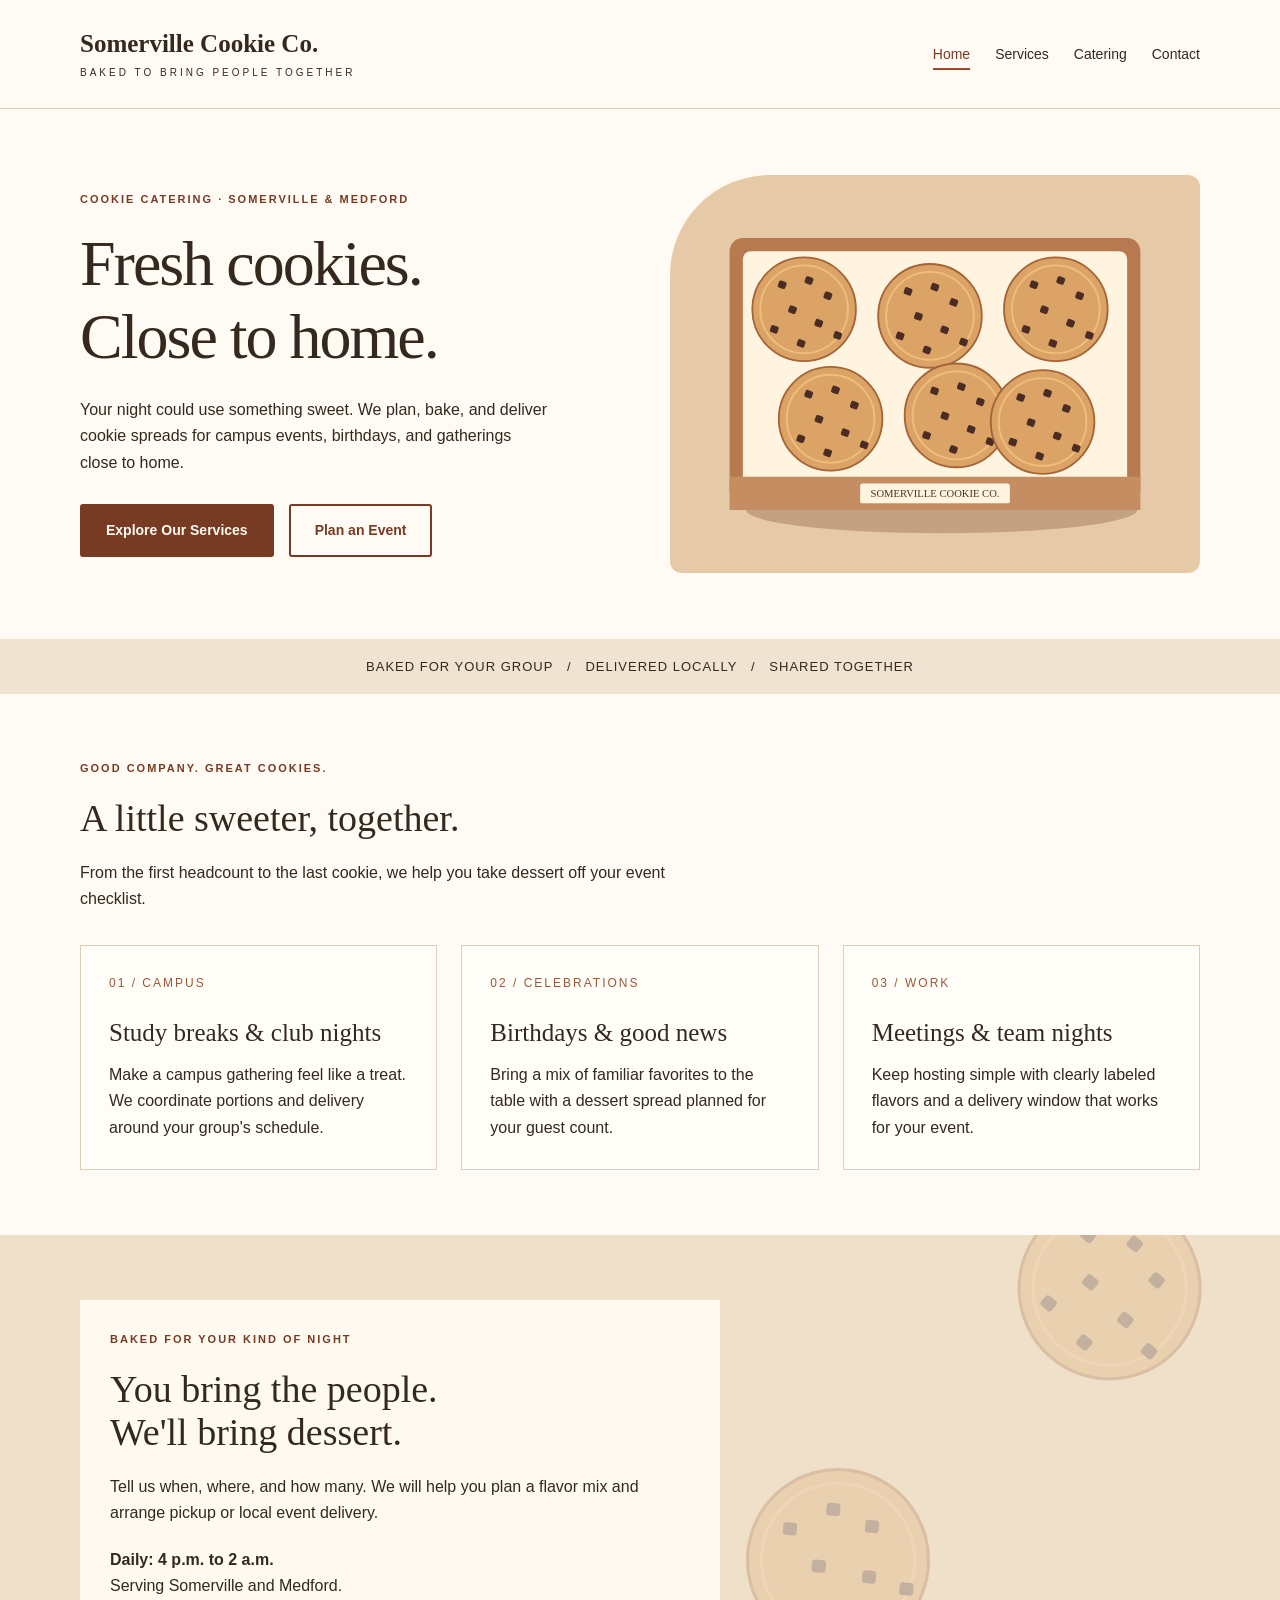
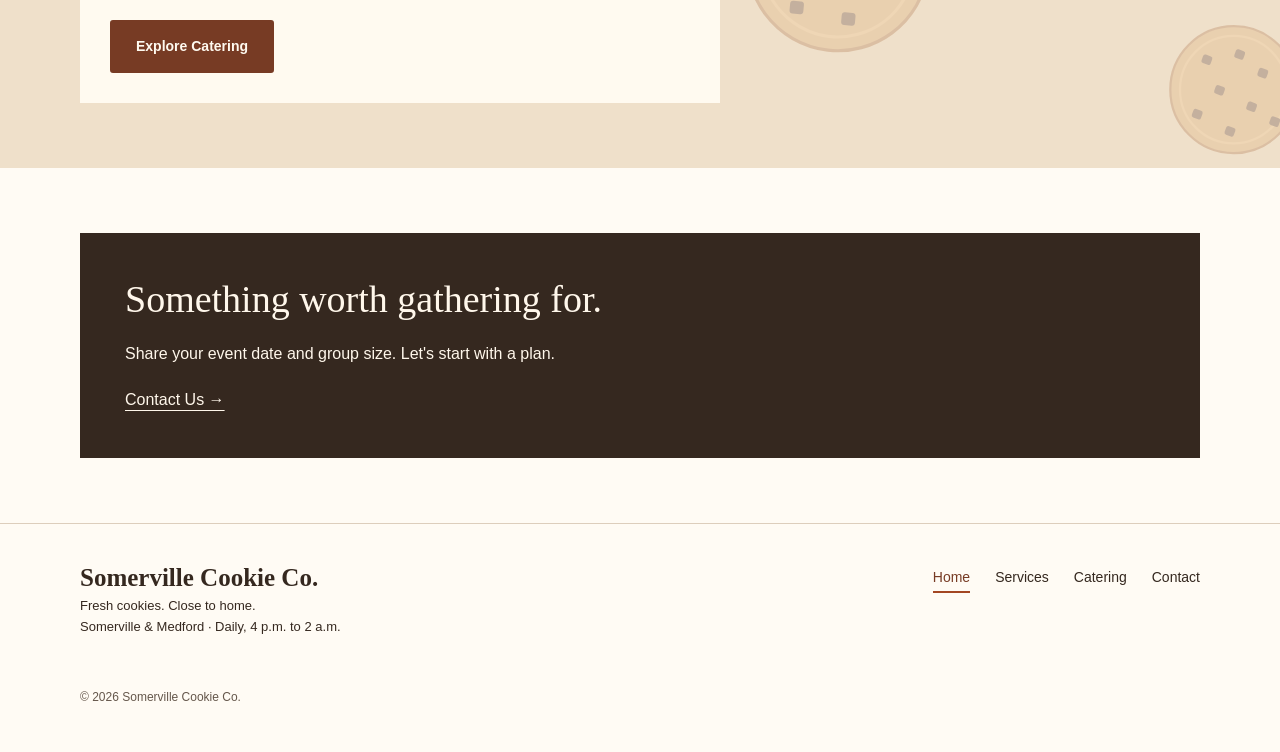
<file: index.html>
<!DOCTYPE html>
<html lang="en">
    <head>
        <meta charset="utf-8">
        <meta name="viewport" content="width=device-width, initial-scale=1">
        <meta name="description" content="Somerville Cookie Co. offers cookie catering and event delivery in Somerville and Medford.">
        <title>Home | Somerville Cookie Co.</title>
        <link rel="stylesheet" href="styles.css">
        <style>
            .night-section {
                background-color: #efe0ca;
                background-image: url('images/cookie-pattern.svg');
                background-position: right center;
                background-repeat: no-repeat;
                background-size: auto 100%;
            }

            .night-section .section-intro {
                background: #fffaf0;
                padding: 30px;
                margin-bottom: 0;
            }
        </style>
    </head>
    <body>
        <!-- helps keyboard users jump straight to the page content -->
        <a class="skip-link" href="#main">Skip to content</a>
        <!-- Repeat the same header and navigation on each page -->
        <header class="site-header">
            <div class="wrap header-row">
                <a class="brand" href="index.html">Somerville Cookie Co.<span>BAKED TO BRING PEOPLE TOGETHER</span></a>
                <nav aria-label="Main navigation">
                    <ul>
                        <li><a href="index.html" aria-current="page">Home</a></li>
                        <li><a href="services.html">Services</a></li>
                        <li><a href="catering.html">Catering</a></li>
                        <li><a href="contact.html">Contact</a></li>
                    </ul>
                </nav>
            </div>
        </header>
        <main id="main">
            <section class="hero">
                <div class="wrap split">
                    <div class="hero-copy">
                        <p class="eyebrow">Cookie catering · Somerville &amp; Medford</p>
                        <h1>Fresh cookies.<br>Close to home.</h1>
                        <p>
                            Your night could use something sweet. We
                            plan, bake, and deliver cookie spreads for
                            campus events, birthdays, and gatherings
                            close to home.
                        </p>
                        <div class="actions"><a class="button" href="services.html">Explore Our Services</a><a class="button secondary" href="catering.html">Plan an Event</a></div>
                    </div>
                    <div>
                        <img class="art" src="images/cookie-box.svg" width="800" height="600" alt="Illustration of a sharing box filled with chocolate chip cookies">
                    </div>
                </div>
            </section>
            <div class="service-strip">
                <div class="wrap">
                    BAKED FOR YOUR GROUP &nbsp; / &nbsp; DELIVERED LOCALLY
                    &nbsp; / &nbsp; SHARED TOGETHER
                </div>
            </div>
            <section class="section">
                <div class="wrap">
                    <div class="section-intro">
                        <p class="eyebrow">Good company. Great cookies.</p>
                        <h2>A little sweeter, together.</h2>
                        <p>
                            From the first headcount to the last cookie,
                            we help you take dessert off your event
                            checklist.
                        </p>
                    </div>
                    <div class="cards">
                        <article class="card">
                            <span class="number">01 / CAMPUS</span>
                            <h3>Study breaks &amp; club nights</h3>
                            <p>
                                Make a campus gathering feel like a
                                treat. We coordinate portions and
                                delivery around your group's
                                schedule.
                            </p>
                        </article>
                        <article class="card">
                            <span class="number">02 / CELEBRATIONS</span>
                            <h3>Birthdays &amp; good news</h3>
                            <p>
                                Bring a mix of familiar favorites to
                                the table with a dessert spread
                                planned for your guest count.
                            </p>
                        </article>
                        <article class="card">
                            <span class="number">03 / WORK</span>
                            <h3>Meetings &amp; team nights</h3>
                            <p>
                                Keep hosting simple with clearly
                                labeled flavors and a delivery
                                window that works for your event.
                            </p>
                        </article>
                    </div>
                </div>
            </section>
            <section class="section night-section">
                <div class="wrap">
                    <div class="section-intro">
                        <p class="eyebrow">Baked for your kind of night</p>
                        <h2>You bring the people.<br>We'll bring dessert.</h2>
                        <p>
                            Tell us when, where, and how many. We will
                            help you plan a flavor mix and arrange
                            pickup or local event delivery.
                        </p>
                        <p><strong>Daily: 4 p.m. to 2 a.m.</strong><br>Serving Somerville and Medford.</p>
                        <a class="button" href="catering.html">Explore Catering</a>
                    </div>
                </div>
            </section>
            <section class="section">
                <div class="wrap callout">
                    <h2>Something worth gathering for.</h2>
                    <p>Share your event date and group size. Let's start with a plan.</p>
                    <a href="contact.html">Contact Us &rarr;</a>
                </div>
            </section>
        </main>
        <!-- another way to move between pages -->
        <footer class="site-footer">
            <div class="wrap">
                <div class="footer-row">
                    <div>
                        <a class="brand" href="index.html">Somerville Cookie Co.</a>
                        <p class="small">Fresh cookies. Close to home.<br>Somerville &amp; Medford · Daily, 4 p.m. to 2 a.m.</p>
                    </div>
                    <nav aria-label="Footer navigation">
                        <ul>
                            <li><a href="index.html" aria-current="page">Home</a></li>
                            <li><a href="services.html">Services</a></li>
                            <li><a href="catering.html">Catering</a></li>
                            <li><a href="contact.html">Contact</a></li>
                        </ul>
                    </nav>
                </div>
                <p class="footer-note">
                    &copy; 2026 Somerville Cookie Co.
                </p>
            </div>
        </footer>
    </body>
</html>
</file>
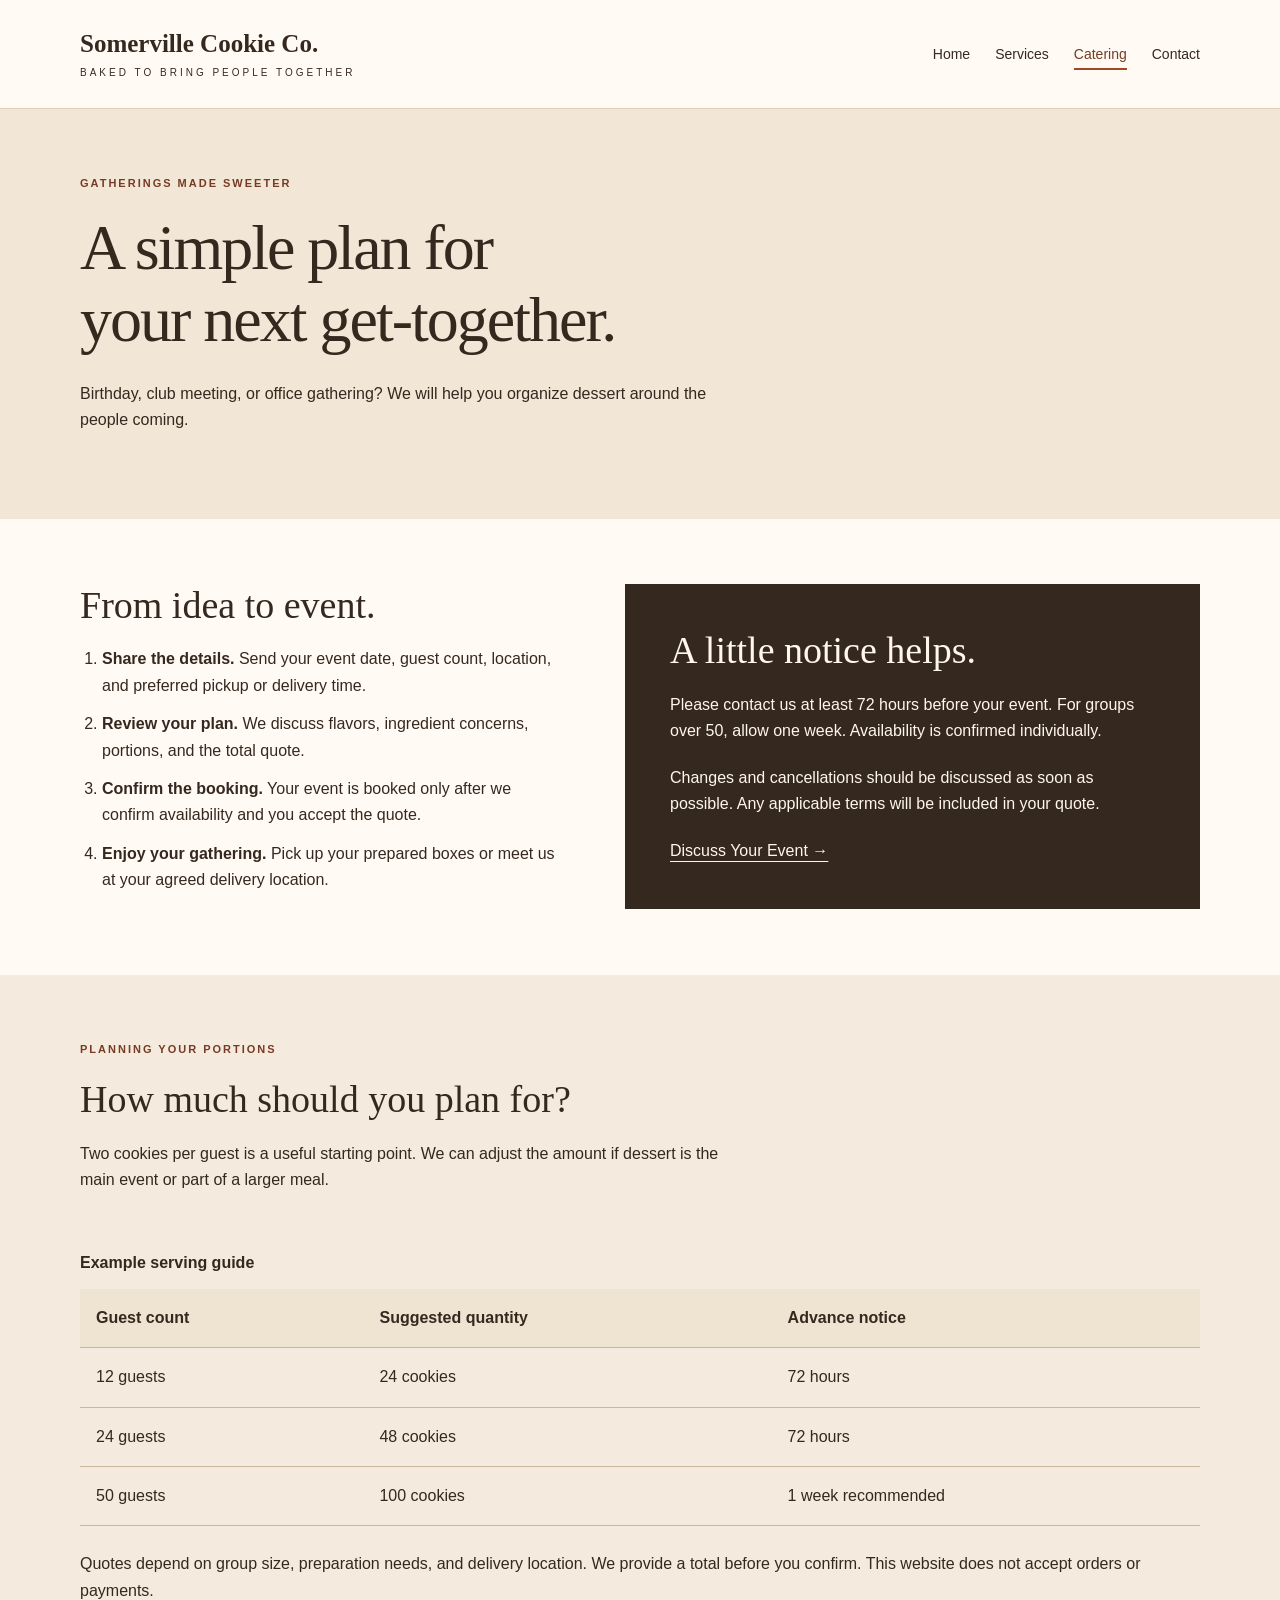
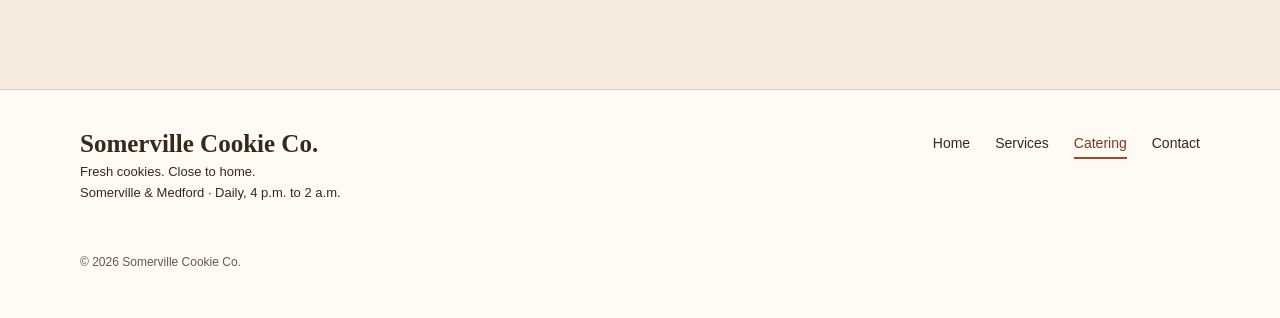
<file: catering.html>
<!DOCTYPE html>
<html lang="en">
    <head>
        <meta charset="utf-8">
        <meta name="viewport" content="width=device-width, initial-scale=1">
        <meta name="description" content="Somerville Cookie Co. offers cookie catering and event delivery in Somerville and Medford.">
        <title>Catering | Somerville Cookie Co.</title>
        <link rel="stylesheet" href="styles.css">
    </head>
    <body>
        <!-- helps keyboard users jump straight to the page content -->
        <a class="skip-link" href="#main">Skip to content</a>
        <!-- put same header and navigation on each page -->
        <header class="site-header">
            <div class="wrap header-row">
                <a class="brand" href="index.html">Somerville Cookie Co.<span>BAKED TO BRING PEOPLE TOGETHER</span></a>
                <nav aria-label="Main navigation">
                    <ul>
                        <li><a href="index.html">Home</a></li>
                        <li><a href="services.html">Services</a></li>
                        <li><a href="catering.html" aria-current="page">Catering</a></li>
                        <li><a href="contact.html">Contact</a></li>
                    </ul>
                </nav>
            </div>
        </header>
        <main id="main">
            <section class="page-heading">
                <div class="wrap">
                    <p class="eyebrow">Gatherings made sweeter</p>
                    <h1>A simple plan for<br>your next get-together.</h1>
                    <p>
                        Birthday, club meeting, or office gathering? We will
                        help you organize dessert around the people coming.
                    </p>
                </div>
            </section>
            <section class="section">
                <div class="wrap split">
                    <div>
                        <h2>From idea to event.</h2>
                        <ol class="detail-list">
                            <li><strong>Share the details.</strong> Send your event date, guest count, location, and preferred pickup or delivery time.</li>
                            <li><strong>Review your plan.</strong> We discuss flavors, ingredient concerns, portions, and the total quote.</li>
                            <li><strong>Confirm the booking.</strong> Your event is booked only after we confirm availability and you accept the quote.</li>
                            <li><strong>Enjoy your gathering.</strong> Pick up your prepared boxes or meet us at your agreed delivery location.</li>
                        </ol>
                    </div>
                    <div class="callout">
                        <h2>A little notice helps.</h2>
                        <p>
                            Please contact us at least 72 hours before
                            your event. For groups over 50, allow one
                            week. Availability is confirmed
                            individually.
                        </p>
                        <p>
                            Changes and cancellations should be
                            discussed as soon as possible. Any
                            applicable terms will be included in your
                            quote.
                        </p>
                        <a href="contact.html">Discuss Your Event &rarr;</a>
                    </div>
                </div>
            </section>
            <section class="section soft">
                <div class="wrap">
                    <div class="section-intro">
                        <p class="eyebrow">Planning your portions</p>
                        <h2>How much should you plan for?</h2>
                        <p>
                            Two cookies per guest is a useful starting
                            point. We can adjust the amount if dessert
                            is the main event or part of a larger meal.
                        </p>
                    </div>
                    <!-- allows horizontal scrolling if the table does not fit on a small screen -->
                    <div class="table-wrap">
                        <table>
                            <caption>Example serving guide</caption>
                            <thead>
                                <tr>
                                    <th scope="col">Guest count</th>
                                    <th scope="col">Suggested quantity</th>
                                    <th scope="col">Advance notice</th>
                                </tr>
                            </thead>
                            <tbody>
                                <tr>
                                    <td>12 guests</td>
                                    <td>24 cookies</td>
                                    <td>72 hours</td>
                                </tr>
                                <tr>
                                    <td>24 guests</td>
                                    <td>48 cookies</td>
                                    <td>72 hours</td>
                                </tr>
                                <tr>
                                    <td>50 guests</td>
                                    <td>100 cookies</td>
                                    <td>1 week recommended</td>
                                </tr>
                            </tbody>
                        </table>
                    </div>
                    <p>
                        Quotes depend on group size, preparation needs, and
                        delivery location. We provide a total before you
                        confirm. This website does not accept orders or
                        payments.
                    </p>
                </div>
            </section>
        </main>
        <!-- gives visitors another way to move between pages -->
        <footer class="site-footer">
            <div class="wrap">
                <div class="footer-row">
                    <div>
                        <a class="brand" href="index.html">Somerville Cookie Co.</a>
                        <p class="small">Fresh cookies. Close to home.<br>Somerville &amp; Medford · Daily, 4 p.m. to 2 a.m.</p>
                    </div>
                    <nav aria-label="Footer navigation">
                        <ul>
                            <li><a href="index.html">Home</a></li>
                            <li><a href="services.html">Services</a></li>
                            <li><a href="catering.html" aria-current="page">Catering</a></li>
                            <li><a href="contact.html">Contact</a></li>
                        </ul>
                    </nav>
                </div>
                <p class="footer-note">
                    &copy; 2026 Somerville Cookie Co.
                </p>
            </div>
        </footer>
    </body>
</html>
</file>
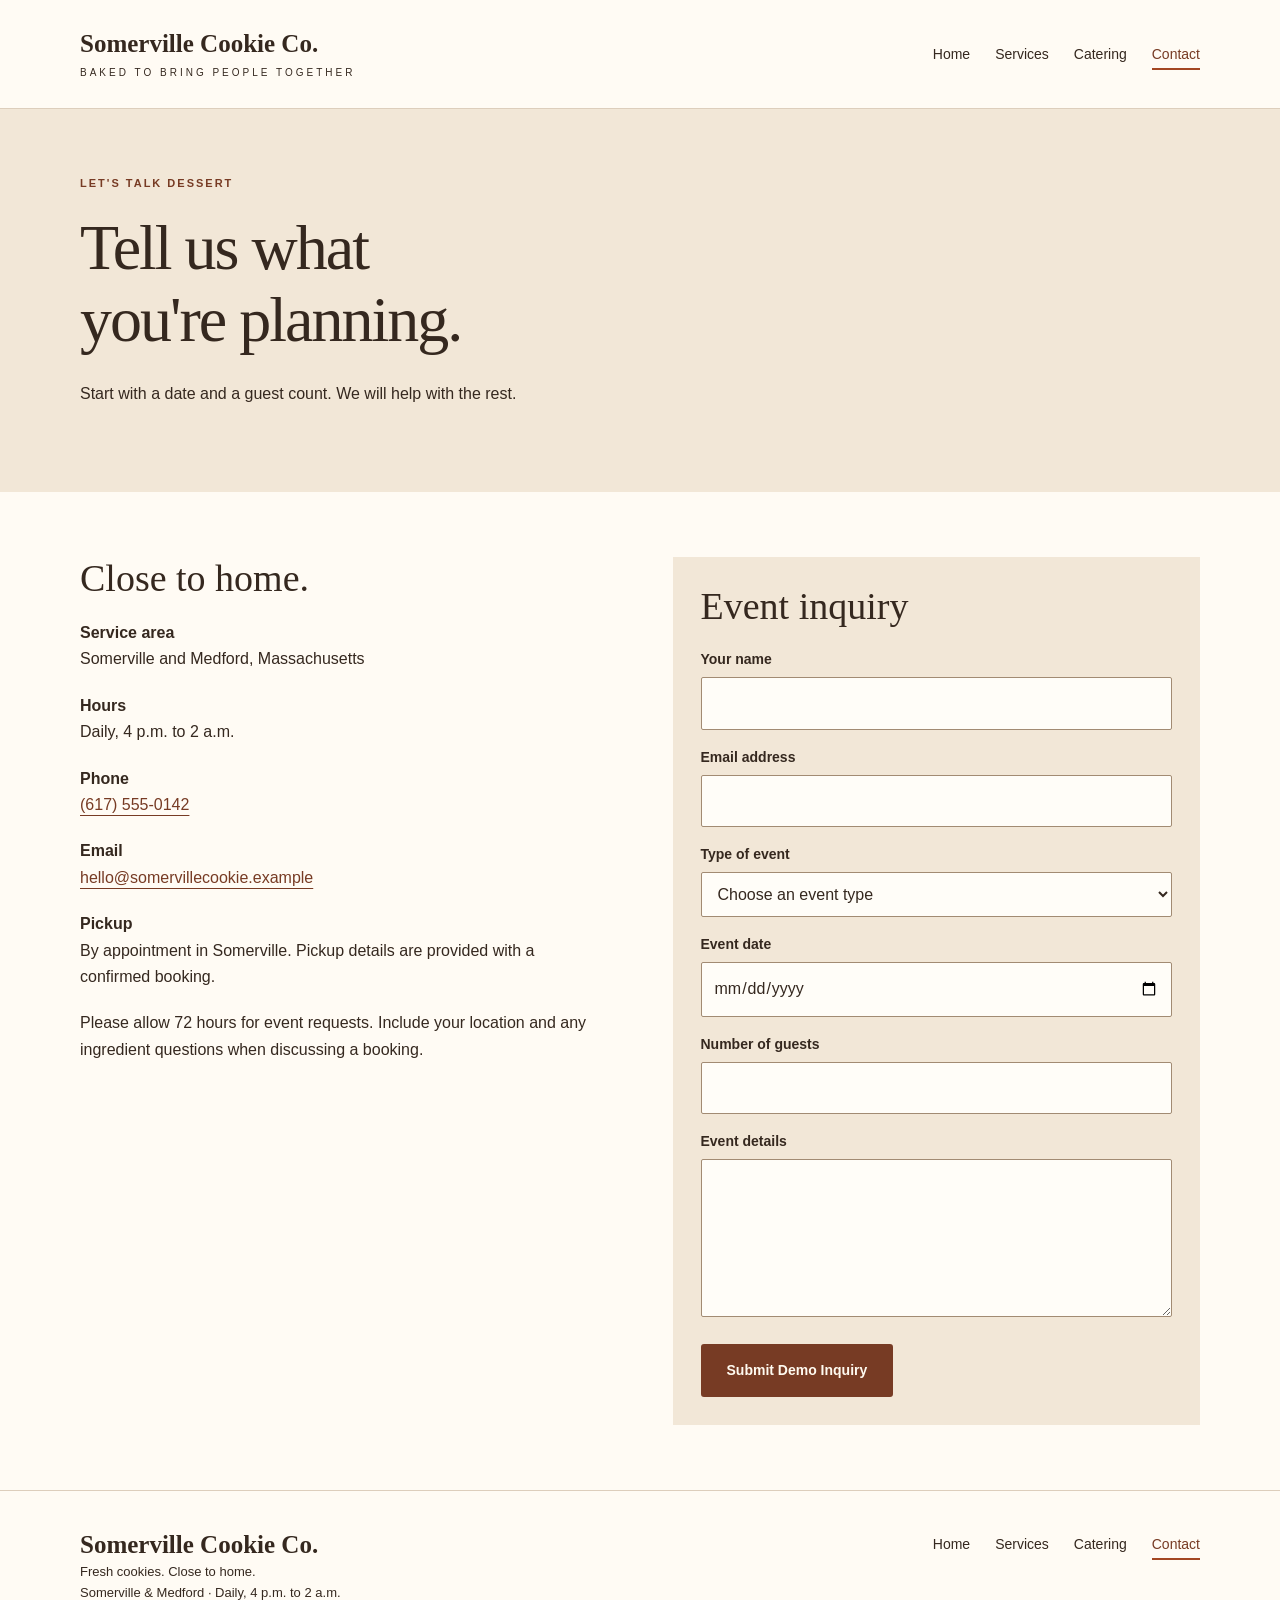
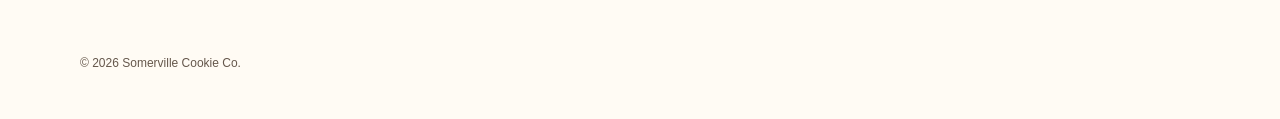
<file: contact.html>
<!DOCTYPE html>
<html lang="en">
    <head>
        <meta charset="utf-8">
        <meta name="viewport" content="width=device-width, initial-scale=1">
        <meta name="description" content="Somerville Cookie Co. offers cookie catering and event delivery in Somerville and Medford.">
        <title>Contact | Somerville Cookie Co.</title>
        <link rel="stylesheet" href="styles.css">
    </head>
    <body>
        <!-- helps keyboard users jump straight to the page content -->
        <a class="skip-link" href="#main">Skip to content</a>
        <header class="site-header">
            <div class="wrap header-row">
                <a class="brand" href="index.html">Somerville Cookie Co.<span>BAKED TO BRING PEOPLE TOGETHER</span></a>
                <nav aria-label="Main navigation">
                    <ul>
                        <li><a href="index.html">Home</a></li>
                        <li><a href="services.html">Services</a></li>
                        <li><a href="catering.html">Catering</a></li>
                        <li><a href="contact.html" aria-current="page">Contact</a></li>
                    </ul>
                </nav>
            </div>
        </header>
        <main id="main">
            <section class="page-heading">
                <div class="wrap">
                    <p class="eyebrow">Let's talk dessert</p>
                    <h1>Tell us what<br>you're planning.</h1>
                    <p>Start with a date and a guest count. We will help with the rest.</p>
                </div>
            </section>
            <section class="section">
                <div class="wrap contact-grid">
                    <div>
                        <h2>Close to home.</h2>
                        <p><strong>Service area</strong><br>Somerville and Medford, Massachusetts</p>
                        <p><strong>Hours</strong><br>Daily, 4 p.m. to 2 a.m.</p>
                        <p><strong>Phone</strong><br><a href="tel:+16175550142">(617) 555-0142</a></p>
                        <p><strong>Email</strong><br><a href="mailto:hello@somervillecookie.example">hello@somervillecookie.example</a></p>
                        <p><strong>Pickup</strong><br>By appointment in Somerville. Pickup details are provided with a confirmed booking.</p>
                        <p>
                            Please allow 72 hours for event requests.
                            Include your location and any ingredient
                            questions when discussing a booking.
                        </p>
                    </div>
                    <div>
                        <form action="#" method="get">
                            <h2>Event inquiry</h2>
                            <label for="name">Your name</label>
                            <input id="name" name="name" type="text" autocomplete="name" required>
                            <label for="email">Email address</label>
                            <input id="email" name="email" type="email" autocomplete="email" required>
                            <label for="event">Type of event</label>
                            <select id="event" name="event" required>
                                <option value="">Choose an event type</option>
                                <option>Campus gathering</option>
                                <option>Birthday or celebration</option>
                                <option>Office event</option>
                                <option>Other gathering</option>
                            </select>
                            <label for="date">Event date</label>
                            <input id="date" name="date" type="date" required>
                            <label for="guests">Number of guests</label>
                            <input id="guests" name="guests" type="number" min="1" max="1000" required>
                            <label for="message">Event details</label>
                            <textarea id="message" name="message" rows="5" placeholder="Location, preferred time, and any questions" required>
                            </textarea>
                            <button class="button" type="submit">
                                Submit Demo Inquiry
                            </button>
                        </form>
                    </div>
                </div>
            </section>
        </main>
        <footer class="site-footer">
            <div class="wrap">
                <div class="footer-row">
                    <div>
                        <a class="brand" href="index.html">Somerville Cookie Co.</a>
                        <p class="small">Fresh cookies. Close to home.<br>Somerville &amp; Medford · Daily, 4 p.m. to 2 a.m.</p>
                    </div>
                    <nav aria-label="Footer navigation">
                        <ul>
                            <li><a href="index.html">Home</a></li>
                            <li><a href="services.html">Services</a></li>
                            <li><a href="catering.html">Catering</a></li>
                            <li><a href="contact.html" aria-current="page">Contact</a></li>
                        </ul>
                    </nav>
                </div>
                <p class="footer-note">
                    &copy; 2026 Somerville Cookie Co.
                </p>
            </div>
        </footer>
    </body>
</html>
</file>
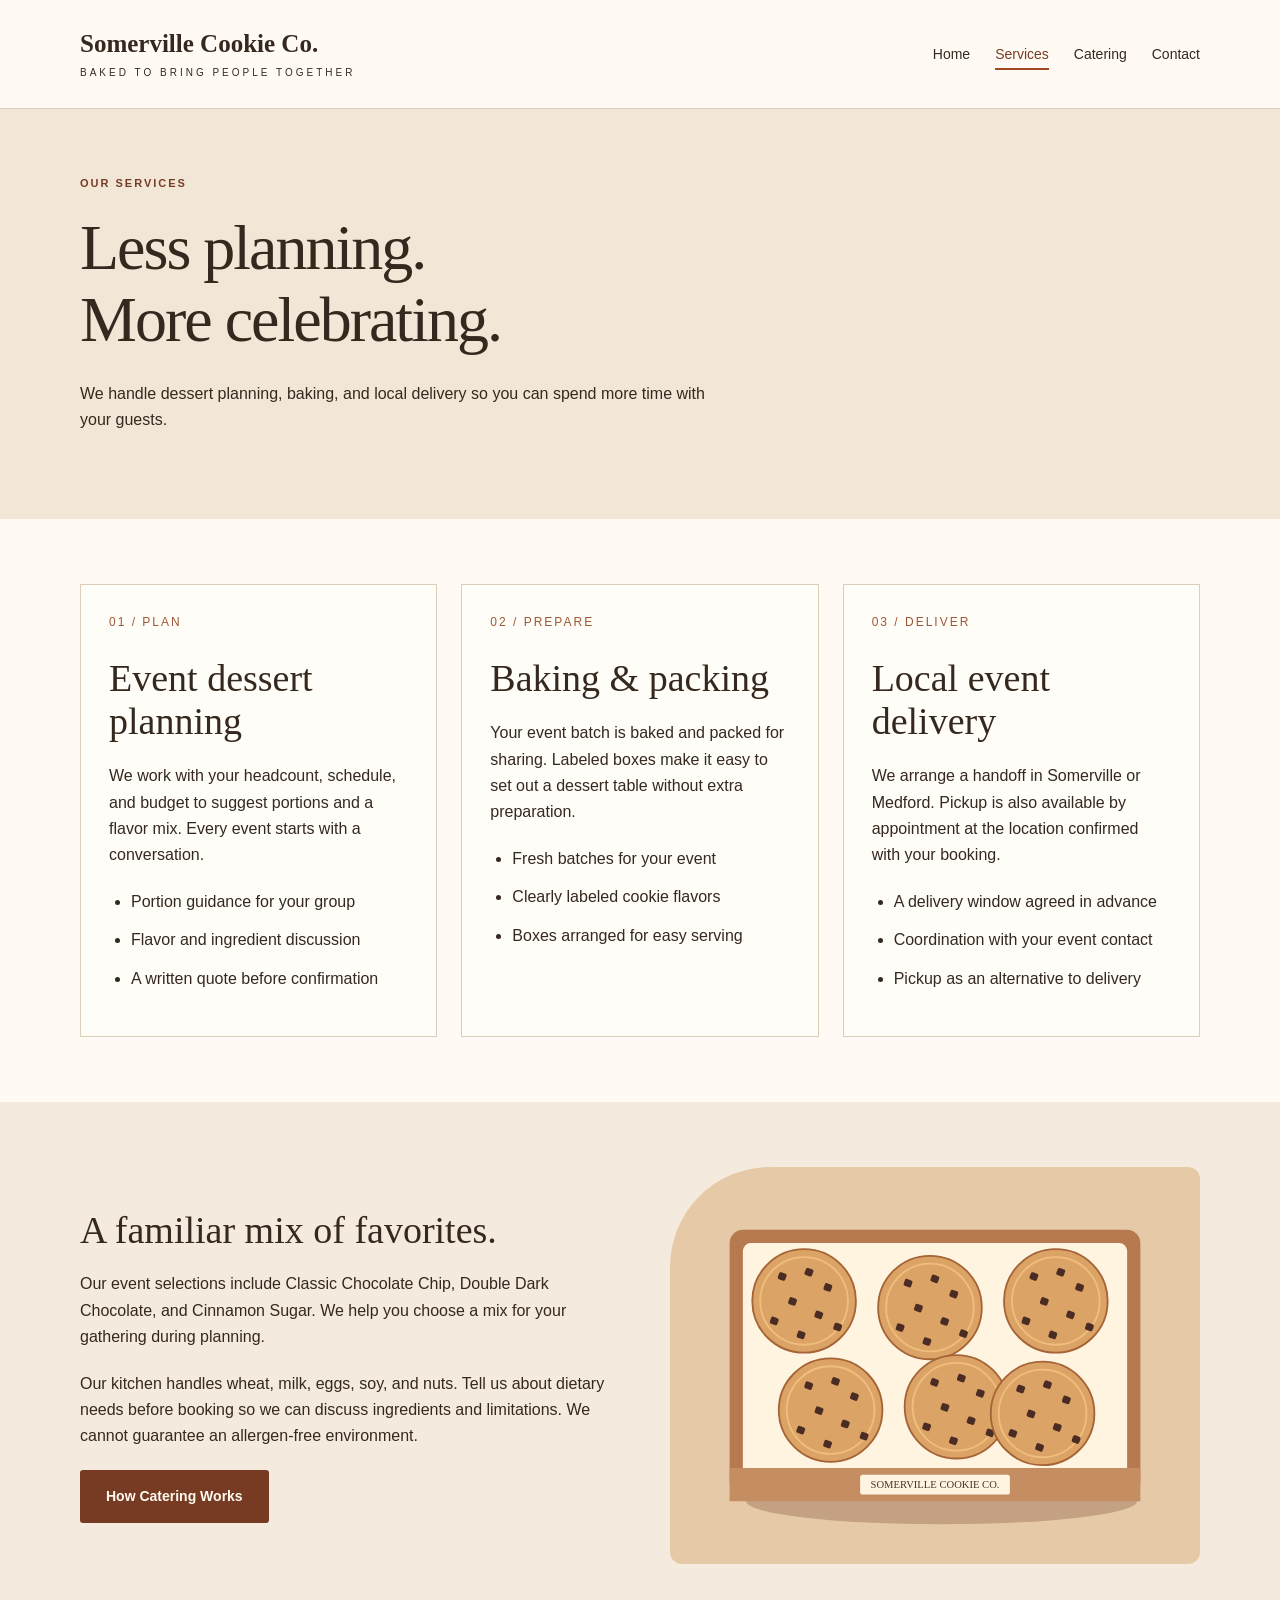
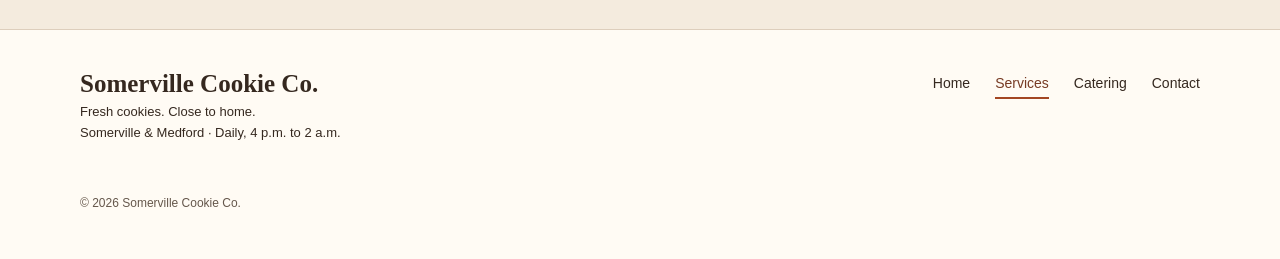
<file: services.html>
<!DOCTYPE html>
<html lang="en">
    <head>
        <meta charset="utf-8">
        <meta name="viewport" content="width=device-width, initial-scale=1">
        <meta name="description" content="Somerville Cookie Co. offers cookie catering and event delivery in Somerville and Medford.">
        <title>Services | Somerville Cookie Co.</title>
        <link rel="stylesheet" href="styles.css">
    </head>
    <body>
        <a class="skip-link" href="#main">Skip to content</a>
        <header class="site-header">
            <div class="wrap header-row">
                <a class="brand" href="index.html">Somerville Cookie Co.<span>BAKED TO BRING PEOPLE TOGETHER</span></a>
                <nav aria-label="Main navigation">
                    <ul>
                        <li><a href="index.html">Home</a></li>
                        <li><a href="services.html" aria-current="page">Services</a></li>
                        <li><a href="catering.html">Catering</a></li>
                        <li><a href="contact.html">Contact</a></li>
                    </ul>
                </nav>
            </div>
        </header>
        <main id="main">
            <section class="page-heading">
                <div class="wrap">
                    <p class="eyebrow">Our services</p>
                    <h1>Less planning.<br>More celebrating.</h1>
                    <p>
                        We handle dessert planning, baking, and local
                        delivery so you can spend more time with your
                        guests.
                    </p>
                </div>
            </section>
            <section class="section">
                <div class="wrap">
                    <div class="cards">
                        <article class="card">
                            <span class="number">01 / PLAN</span>
                            <h2>Event dessert planning</h2>
                            <p>
                                We work with your headcount,
                                schedule, and budget to suggest
                                portions and a flavor mix. Every
                                event starts with a conversation.
                            </p>
                            <ul class="detail-list">
                                <li>Portion guidance for your group</li>
                                <li>Flavor and ingredient discussion</li>
                                <li>A written quote before confirmation</li>
                            </ul>
                        </article>
                        <article class="card">
                            <span class="number">02 / PREPARE</span>
                            <h2>Baking &amp; packing</h2>
                            <p>
                                Your event batch is baked and packed
                                for sharing. Labeled boxes make it
                                easy to set out a dessert table
                                without extra preparation.
                            </p>
                            <ul class="detail-list">
                                <li>Fresh batches for your event</li>
                                <li>Clearly labeled cookie flavors</li>
                                <li>Boxes arranged for easy serving</li>
                            </ul>
                        </article>
                        <article class="card">
                            <span class="number">03 / DELIVER</span>
                            <h2>Local event delivery</h2>
                            <p>
                                We arrange a handoff in Somerville
                                or Medford. Pickup is also available
                                by appointment at the location
                                confirmed with your booking.
                            </p>
                            <ul class="detail-list">
                                <li>A delivery window agreed in advance</li>
                                <li>Coordination with your event contact</li>
                                <li>Pickup as an alternative to delivery</li>
                            </ul>
                        </article>
                    </div>
                </div>
            </section>
            <section class="section soft">
                <div class="wrap split">
                    <div>
                        <h2>A familiar mix of favorites.</h2>
                        <p>
                            Our event selections include Classic
                            Chocolate Chip, Double Dark Chocolate, and
                            Cinnamon Sugar. We help you choose a mix for
                            your gathering during planning.
                        </p>
                        <p>
                            Our kitchen handles wheat, milk, eggs, soy,
                            and nuts. Tell us about dietary needs before
                            booking so we can discuss ingredients and
                            limitations. We cannot guarantee an
                            allergen-free environment.
                        </p>
                        <a class="button" href="catering.html">How Catering Works</a>
                    </div>
                    <div>
                        <img class="art" src="images/cookie-box.svg" width="800" height="600" alt="Illustrated cookie box prepared for sharing at an event">
                    </div>
                </div>
            </section>
        </main>
        <footer class="site-footer">
            <div class="wrap">
                <div class="footer-row">
                    <div>
                        <a class="brand" href="index.html">Somerville Cookie Co.</a>
                        <p class="small">Fresh cookies. Close to home.<br>Somerville &amp; Medford · Daily, 4 p.m. to 2 a.m.</p>
                    </div>
                    <nav aria-label="Footer navigation">
                        <ul>
                            <li><a href="index.html">Home</a></li>
                            <li><a href="services.html" aria-current="page">Services</a></li>
                            <li><a href="catering.html">Catering</a></li>
                            <li><a href="contact.html">Contact</a></li>
                        </ul>
                    </nav>
                </div>
                <p class="footer-note">
                    &copy; 2026 Somerville Cookie Co.
                </p>
            </div>
        </footer>
    </body>
</html>
</file>
<file: styles.css>
/* Styles shared by all four pages. */
/* Padding and borders are included in each element's width. */
* {
    box-sizing: border-box;
}

body {
    margin: 0;
    color: #35281f;
    background: #fffbf4;
    font-family: Arial, Helvetica, sans-serif;
    line-height: 1.65;
}

a {
    color: #773b24;
    text-underline-offset: 5px;
}

a:hover {
    color: #a34622;
    text-decoration-thickness: 3px;
}

a:focus-visible, input:focus-visible, select:focus-visible, textarea:focus-visible, button:focus-visible {
    outline: 3px solid #a34622;
    outline-offset: 5px;
}

.wrap {
    width: 90%;
    max-width: 1120px;
    margin: 0 auto;
}

.skip-link {
    position: absolute;
    top: -100px;
    padding: 10px;
    background: white;
}

.skip-link:focus {
    top: 5px;
    z-index: 10;
}

.site-header {
    border-bottom: 1px solid #ddcebc;
    background: #fffbf4;
}

.header-row {
    display: flex;
    justify-content: space-between;
    align-items: center;
    gap: 24px;
    min-height: 108px;
}

.brand {
    font-family: Georgia, serif;
    font-size: 25px;
    font-weight: bold;
    line-height: 1.15;
    text-decoration: none;
    color: #35281f;
}

.brand span {
    display: block;
    font: 10px Arial, sans-serif;
    letter-spacing: 3px;
    margin-top: 8px;
}

nav ul {
    list-style: none;
    padding: 0;
    margin: 0;
    display: flex;
    flex-wrap: wrap;
    gap: 25px;
}

nav a {
    color: #35281f;
    text-decoration: none;
    font-size: 14px;
    padding-bottom: 6px;
}

nav a:hover, nav a[aria-current="page"] {
    border-bottom: 2px solid #a34622;
    color: #773b24;
}

h1, h2, h3 {
    font-family: Georgia, 'Times New Roman', serif;
    line-height: 1.13;
    font-weight: normal;
}

h1 {
    font-size: 64px;
    margin: 16px 0 24px;
    letter-spacing: -2px;
}

h2 {
    font-size: 38px;
    margin: 0 0 20px;
}

h3 {
    font-size: 25px;
    margin: 0 0 15px;
}

p {
    margin: 0 0 20px;
}

.eyebrow {
    color: #773b24;
    text-transform: uppercase;
    letter-spacing: 2px;
    font-size: 11px;
    font-weight: bold;
}

.hero {
    padding: 66px 0;
}

.split {
    display: flex;
    align-items: center;
    gap: 60px;
}

.split > * {
    flex: 1;
    min-width: 0;
}

.hero-copy p {
    max-width: 470px;
}

.art {
    display: block;
    width: 100%;
    height: auto;
    border-radius: 100px 12px 12px 12px;
}

.button {
    display: inline-block;
    background: #773b24;
    color: #fffaf0;
    padding: 13px 24px;
    border: 2px solid #773b24;
    border-radius: 3px;
    text-decoration: none;
    font-size: 14px;
    font-weight: bold;
}

.button:hover {
    background: #51281a;
    border-color: #51281a;
    color: white;
}

.button.secondary {
    background: transparent;
    color: #773b24;
}

.button.secondary:hover {
    background: #f0e1ce;
}

.actions {
    display: flex;
    flex-wrap: wrap;
    gap: 15px;
    margin-top: 28px;
}

.service-strip {
    background: #efe3d2;
    padding: 17px 0;
    text-align: center;
    font-size: 13px;
    letter-spacing: 1px;
}

.section {
    padding: 65px 0;
}

.section-intro {
    max-width: 640px;
    margin-bottom: 32px;
}

.cards {
    display: flex;
    gap: 24px;
}

.card {
    flex: 1;
    padding: 28px;
    border: 1px solid #ddcebc;
    background: #fffdf8;
}

.number {
    display: block;
    color: #9c5836;
    margin-bottom: 25px;
    font-size: 12px;
    letter-spacing: 2px;
}

.card p:last-child {
    margin-bottom: 0;
}

.soft {
    background: #f4ebde;
}

.callout {
    background: #35281f;
    color: #fff7eb;
    padding: 45px;
}

.callout a {
    color: #fff7eb;
}

.page-heading {
    padding: 65px 0;
    background: #f2e7d7;
}

.page-heading h1 {
    max-width: 790px;
}

.page-heading p {
    max-width: 640px;
}

.detail-list {
    padding-left: 22px;
}

.detail-list li {
    margin: 12px 0;
}

.table-wrap {
    overflow-x: auto;
}

table {
    border-collapse: collapse;
    width: 100%;
    margin: 25px 0;
}

caption {
    text-align: left;
    font-weight: bold;
    margin-bottom: 12px;
}

th, td {
    padding: 16px;
    text-align: left;
    border-bottom: 1px solid #c9b69e;
}

th {
    background: #efe3d2;
}

.small {
    font-size: 13px;
}

.site-footer {
    padding: 40px 0 25px;
    border-top: 1px solid #ddcebc;
}

.footer-row {
    display: flex;
    justify-content: space-between;
    gap: 35px;
}

.footer-note {
    font-size: 12px;
    color: #65574b;
    margin-top: 30px;
}

form {
    padding: 28px;
    background: #f2e7d7;
}

label {
    display: block;
    font-weight: bold;
    font-size: 14px;
    margin: 16px 0 6px;
}

input, select, textarea {
    width: 100%;
    padding: 12px;
    border: 1px solid #a28b73;
    border-radius: 2px;
    font: inherit;
    color: #35281f;
    background: #fffdf8;
}

textarea {
    resize: vertical;
}

button {
    font: inherit;
    cursor: pointer;
    margin-top: 18px;
}

.contact-grid {
    display: flex;
    align-items: flex-start;
    gap: 65px;
}

.contact-grid > * {
    flex: 1;
    min-width: 0;
}

@media (max-width: 760px) {
    .header-row {
        flex-direction: column;
        align-items: flex-start;
        padding: 22px 0;
        gap: 22px;
    }

    nav ul {
        gap: 20px;
    }

    h1 {
        font-size: 43px;
        letter-spacing: -1px;
    }

    h2 {
        font-size: 31px;
    }

    .split, .cards, .contact-grid, .footer-row {
        flex-direction: column;
        gap: 30px;
    }

    .split > *, .contact-grid > *, .card {
        width: 100%;
    }

    .hero, .section, .page-heading {
        padding: 42px 0;
    }

    .art {
        border-radius: 60px 10px 10px 10px;
    }

    .callout {
        padding: 28px;
    }

    th, td {
        padding: 10px;
        font-size: 14px;
    }

}
</file>
